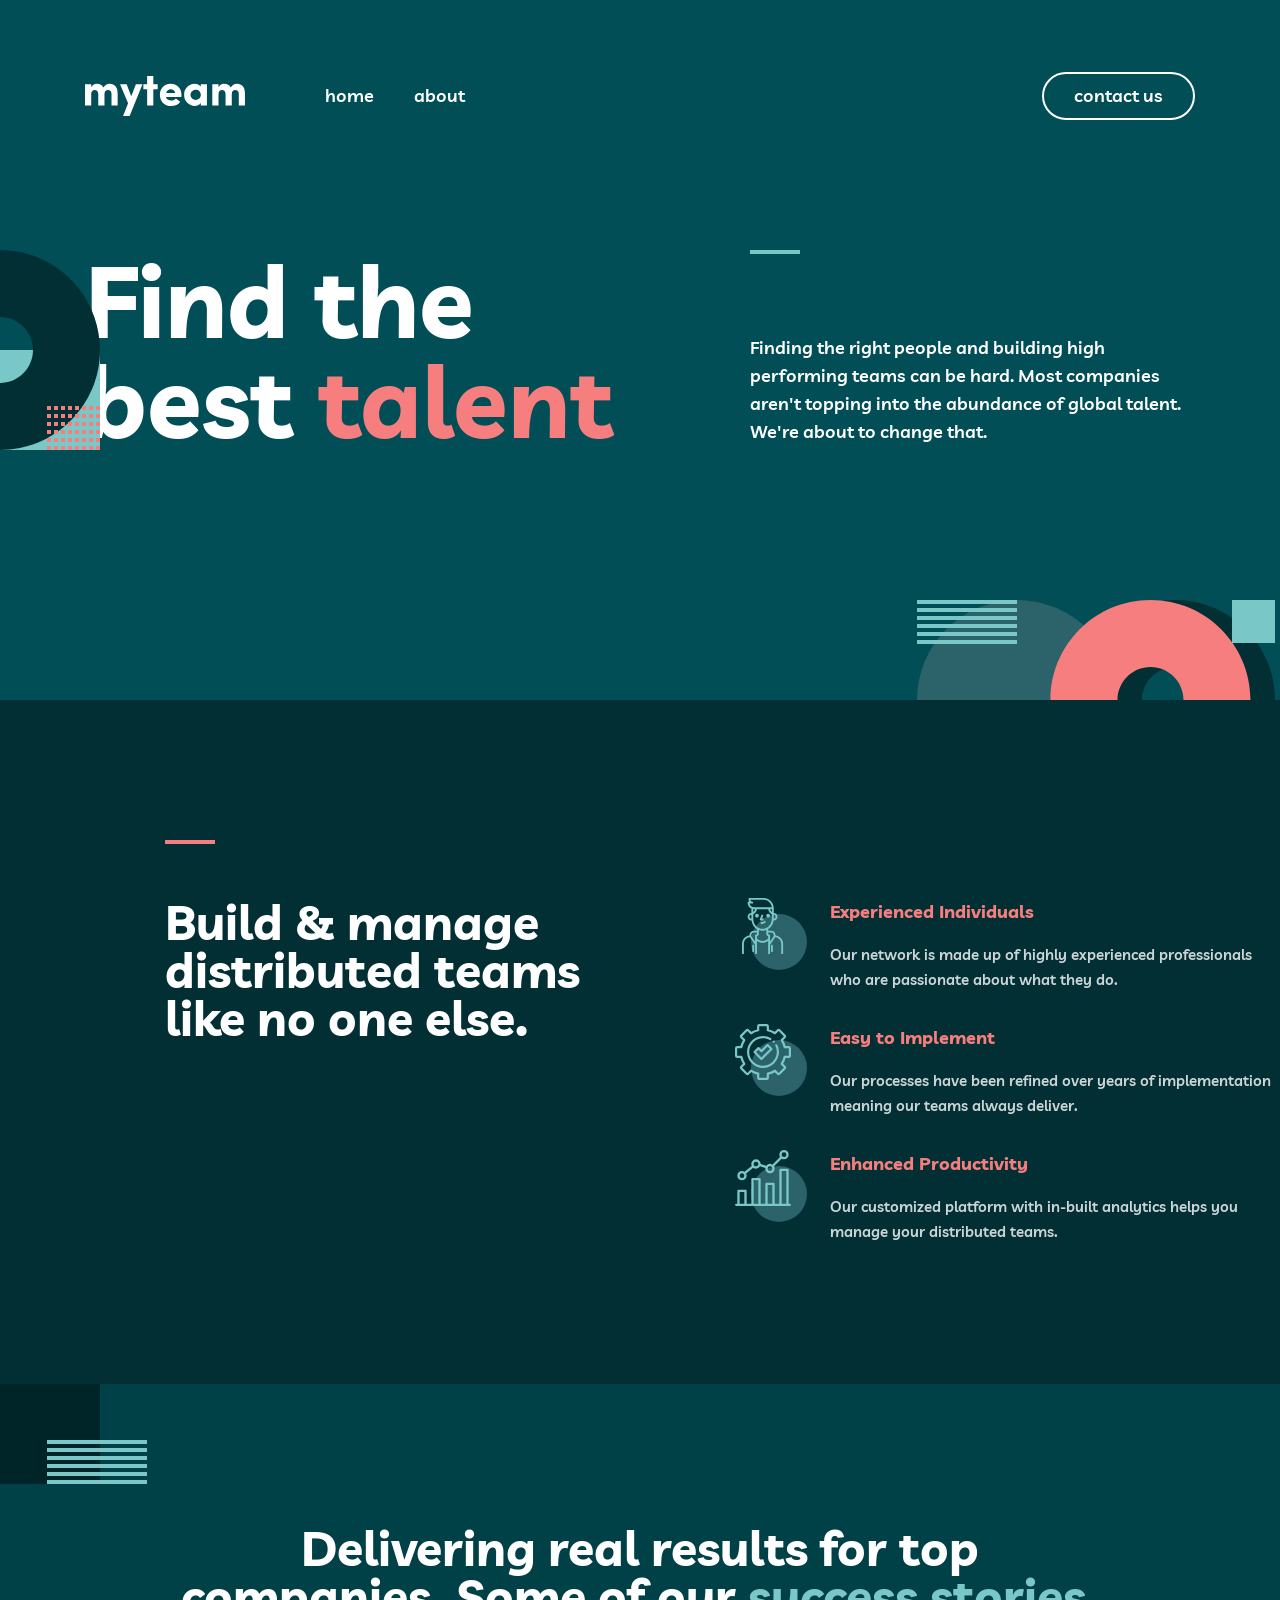
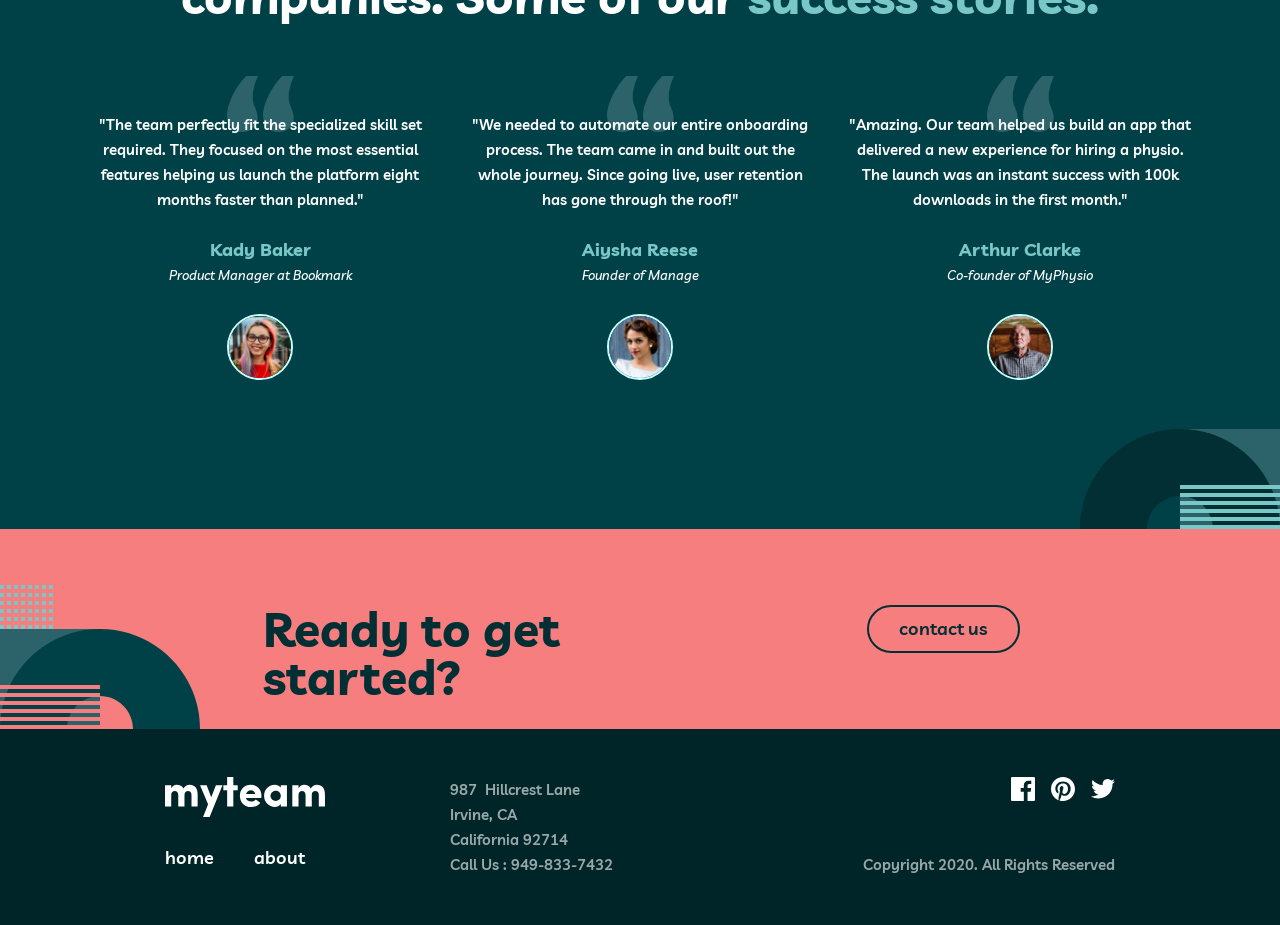
<file: index.html>
<!doctype html>
<html lang="en">

<head>
  <meta charset="UTF-8" />
  <meta name="viewport" content="width=device-width, initial-scale=1.0" />
  <title>myteam</title>
  <link rel="preconnect" href="https://fonts.googleapis.com" />
  <link rel="preconnect" href="https://fonts.gstatic.com" crossorigin />
  <link
    href="https://fonts.googleapis.com/css2?family=Livvic:ital,wght@0,100;0,200;0,300;0,400;0,500;0,600;0,700;0,900;1,100;1,200;1,300;1,400;1,500;1,600;1,700;1,900&display=swap"
    rel="stylesheet" />
  <link rel="stylesheet" href="css/style.css">
  <link rel="stylesheet" href="css/globalnav.css">
  <link rel="stylesheet" href="css/globalsection.css">
  <link rel="stylesheet" href="css/globalfooter.css">
  <link rel="stylesheet" href="css/menu.css">
  <script src="js/main.js" defer></script>
</head>

<body>
  <div class="overlay" id="overlay"></div>
  <div class="menu" id="menu">
    <img id="icon-nav" src="assets/icons/bg-pattern-about-1-mobile-nav-1.svg"
      alt="../assets/icons/bg-pattern-contact-2.svg">
    <img class="close" src="assets/icons/icon-close.svg" alt="close">
    <ul class="navigation-list">
      <li>
        <a href="index.html">home</a>
      </li>
      <li>
        <a href="pages/about.html">about</a>
      </li>
    </ul>
    <button type="button" class="button-top">contact us</button>
  </div>
  <div class="container">
    <header class="header">

      <nav class="nav-bar-header">
        <a href="index.html" class="logo"><img src="assets/icons/logo.svg" alt="myteam"></a>

        <ul class="navigation-list">
          <li>
            <a href="index.html">home</a>
          </li>
          <li>
            <a href="pages/about.html">about</a>
          </li>
        </ul>

        <button type="button" class="button-top">contact us</button>
        <img class="open" src="assets/icons/icon-hamburger.svg" alt="menu">
      </nav>

      <div class="header-find">
        <img id="icon-left" src="assets/icons/bg-pattern-home-1.svg" alt="assets/icons/bg-pattern-home-1.svg">
        <h1>Find the<br>best <span>talent</span></h1>
        <div>
          <hr class="hr1" />
          <p>Finding the right people and building high performing teams can be hard. Most companies aren't
            topping into the abundance of global talent. We're about to change that.</p>
        </div>
        <img id="icon-right" src="assets/icons/bg-pattern-home-2.svg" alt="assets/icons/bg-pattern-home-2.svg">
      </div>

    </header>

    <main>
      <section class="section-build">
        <img id="section-build-icon" src="assets/icons/bg-pattern-home-3.svg" alt="assets/icons/bg-pattern-home-3.svg">
        <div class="section-build-container">
          <hr class="hr2">
          <div class="section-build-parts">
            <h2>Build & manage distributed teams like no one else.</h2>
            <div class="articles-build">
              <article class="article">
                <div><img src="assets/icons/icon-person.svg" alt="assets/icons/icon-person.svg"></div>
                <div>
                  <h3>Experienced Individuals</h3>
                  <p>Our network is made up of highly experienced professionals who are passionate about what they
                    do.</p>
                </div>
              </article>

              <article class="article">
                <div><img src="assets/icons/icon-cog.svg" alt="assets/icons/icon-cog.svg"></div>
                <div>
                  <h3>Easy to Implement</h3>
                  <p>Our processes have been refined over years of implementation meaning our teams always deliver.
                  </p>
                </div>
              </article>

              <article class="article">
                <div><img src="assets/icons/icon-chart.svg" alt="assets/icons/icon-chart.svg"></div>
                <div>
                  <h3>Enhanced Productivity</h3>
                  <p>Our customized platform with in-built analytics helps you manage your distributed teams.</p>
                </div>
              </article>
            </div>
          </div>
        </div>
      </section>

      <section class="section-delivering">
        <img class="section-delivering-icon-top" src="assets/icons/bg-pattern-home-4-about-3.svg"
          alt="assets/icons/bg-pattern-home-4-about-3.svg">
        <img class="section-delivering-icon-bottom" src="assets/icons/bg-pattern-home-5.svg"
          alt="assets/icons/bg-pattern-home-5.svg">
        <div class="section-delivering-div">
          <h2>Delivering real results for top companies. Some of our <span><br class="success-stories">success
              stories.</span></h2>
          <div class="articles-delivering">
            <article>
              <img class="quotes-icon" src="assets/icons/icon-quotes.svg" alt="assets/icons/icon-quotes.svg">
              <blockquote class="body2">"The team perfectly fit the specialized skill set required. They focused on the
                <br class="success-stories">most
                essential features helping us launch the platform eight months faster than planned."
              </blockquote>
              <p class="name body1">Kady Baker</p>
              <p class="founders">Product Manager at Bookmark</p>
              <img class="people" src="assets/images/avatar-kady.jpg" alt="assets/images/avatar-kady.jpg">
            </article>

            <article>
              <img class="quotes-icon" src="assets/icons/icon-quotes.svg" alt="assets/icons/icon-quotes.svg">
              <blockquote class="body2">"We needed to automate our entire onboarding process. The team came in and built
                out
                the whole journey. Since going live, user retention has gone through the roof!"
              </blockquote>
              <p class="name body1">Aiysha Reese</p>
              <p class="founders">Founder of Manage</p>
              <img class="people" src="assets/images/avatar-aiysha.jpg" alt=assets/images/avatar-aiysha.jpg"> </article>
                <article>
              <img class="quotes-icon" src="assets/icons/icon-quotes.svg" alt="assets/icons/icon-quotes.svg">
              <blockquote class="body2">"Amazing. Our team helped us build an app that
                delivered a new experience for hiring a physio.
                The launch was an instant success with 100k downloads in the first month."
              </blockquote>
              <p class="name body1">Arthur Clarke</p>
              <p class="founders">Co-founder of MyPhysio</p>
              <img class="people" src="assets/images/avatar-arthur.jpg" alt="assets/images/avatar-arthur.jpg">
            </article>
          </div>
        </div>
      </section>

      <section class="section-ready">
        <img src="assets/icons/bg-pattern-home-6-about-5.svg" alt="assets/icons/bg-pattern-home-6-about-5.svg">
        <div>
          <h2>Ready to get started?</h2>
          <button type="button" class="button-bottom">contact us</button>
        </div>
      </section>
    </main>

    <footer class="footer">
      <div class="footer-left">
        <nav class="nav-bar-footer">
          <a href="index.html" class="footer-logo"><img src="assets/icons/logo.svg" alt="myteam" /></a>

          <ul class="navigation-list">
            <li>
              <a href="index.html">home</a>
            </li>
            <li>
              <a href="pages/about.html">about</a>
            </li>
          </ul>
        </nav>


        <address>
          <p>987&nbsp;&nbsp;Hillcrest Lane<br> Irvine, CA<br> California 92714<br> Call Us : 949-833-7432</p>
        </address>

      </div>

      <div class="footer-right">
        <ul class="social-list">
          <li>
            <a href=""><img src="assets/icons/icon-facebook.svg" alt="facebook" /></a>
          </li>
          <li>
            <a href=""><img src="assets/icons/icon-pinterest.svg" alt="pinterest" /></a>
          </li>
          <li>
            <a href=""><img src="assets/icons/icon-twitter.svg" alt="twitter" /></a>
          </li>
        </ul>

        <p>Copyright 2020. All Rights Reserved</p>
      </div>
    </footer>
  </div>
</body>

</html>
</file>
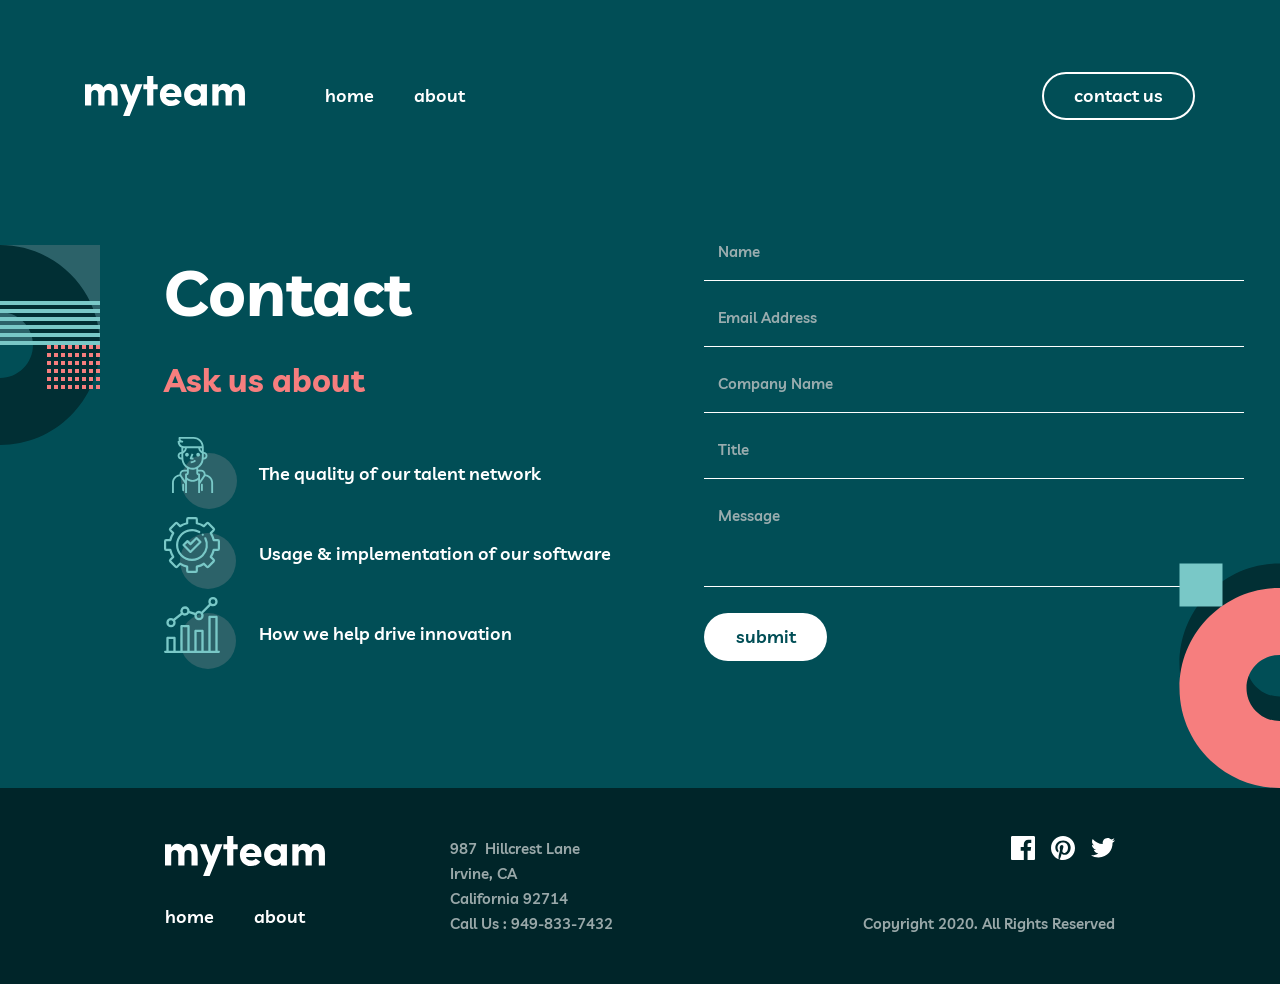
<file: pages/contact.html>
<!DOCTYPE html>
<html lang="en">

<head>
    <meta charset="UTF-8">
    <meta name="viewport" content="width=device-width, initial-scale=1.0">
    <title>Contact</title>
    <link rel="preconnect" href="https://fonts.googleapis.com">
    <link rel="preconnect" href="https://fonts.gstatic.com" crossorigin>
    <link
        href="https://fonts.googleapis.com/css2?family=Livvic:ital,wght@0,100;0,200;0,300;0,400;0,500;0,600;0,700;0,900;1,100;1,200;1,300;1,400;1,500;1,600;1,700;1,900&display=swap"
        rel="stylesheet">
    <link rel="stylesheet" href="../css/contact.css">
    <link rel="stylesheet" href="../css/globalnav.css">
    <link rel="stylesheet" href="../css/globalfooter.css">
    <link rel="stylesheet" href="../css/menu.css">
    <script src="../js/main.js" defer></script>
</head>

<body>
    <div class="overlay" id="overlay"></div>
    <div class="menu" id="menu">
            <img id="icon-nav" src="../assets/icons/bg-pattern-about-1-mobile-nav-1.svg" alt="../assets/icons/bg-pattern-contact-2.svg">
            <img class="close" src="../assets/icons/icon-close.svg" alt="close">
            <ul class="navigation-list">
            <li>
                <a href="../index.html">home</a>
            </li>
            <li>
                <a href="about.html">about</a>
            </li>
        </ul>
        <button type="button" class="button-top">contact us</button>
    </div>
    <header class="header">

        <nav class="nav-bar-header">
            <a href="../index.html" class="logo"><img src="../assets/icons/logo.svg" alt="myteam"></a>

            <ul class="navigation-list">
                <li>
                    <a href="../index.html">home</a>
                </li>
                <li>
                    <a href="about.html">about</a>
                </li>
            </ul>

            <button type="button" class="button-top">contact us</button>
            <img class="open" src="../assets/icons/icon-hamburger.svg" alt="menu">
        </nav>

    </header>
    <main>
        <section class="contact-section">

            <img id="icon-left" src="../assets/icons/bg-pattern-about-2-contact-1.svg"
                alt="../assets/icons/bg-pattern-about-2-contact-1.svg">
            <img id="icon-right" src="../assets/icons/bg-pattern-contact-2.svg"
                alt="../assets/icons/bg-pattern-contact-2.svg">

            <!-- Left side -->
            <div class="left-side">
                <h1>Contact</h1>

                <h2>Ask us about</h2>

                <div class="about-us">

                    <div>
                        <img id="icon-person" src="../assets/icons/icon-person.svg" alt="../assets/icons/icon-person.svg">
                        <p>
                            The quality of our talent network
                        </p>
                    </div>

                    <div>
                        <img class="icons-contact" src="../assets/icons/icon-cog.svg" alt="../assets/icons/icon-cog.svg">
                        <p>
                            Usage & implementation of our software
                        </p>
                    </div>

                    <div>
                        <img class="icons-contact" src="../assets/icons/icon-chart.svg" alt="../assets/icons/icon-chart.svg">
                        <p>
                            How we help drive innovation
                        </p>
                    </div>
                </div>
            </div>

            <!-- Right side -->
            <div class="right-side">
                <div>
                <input type="text" id="name" name="name" placeholder="Name">
                <span class="error">This field is required</span>
                </div>
                <div>
                <input type="text" id="email" name="email" placeholder="Email Address">
                <span class="error">This field is required</span>
                </div>
                <div>
                <input type="text" id="company" name="company" placeholder="Company Name">
                <span class="error">This field is required</span>                    
                </div>
                <div>
                <input type="text" id="title" name="title" placeholder="Title">
                <span class="error">This field is required</span>
                </div>
                <div>
                <textarea id="message" name="message" placeholder="Message"></textarea>
                <span class="error">This field is required</span>
                </div>
                <button id="submit" type="submit">submit</button>
            </div>
            </section>
    </main>
    <footer class="footer">
        <div class="footer-left">
            <nav class="nav-bar-footer">
                <a href="../index.html" class="footer-logo"><img src="../assets/icons/logo.svg" alt="myteam" /></a>

                <ul class="navigation-list">
                    <li>
                        <a href="../index.html">home</a>
                    </li>
                    <li>
                        <a href="about.html">about</a>
                    </li>
                </ul>
            </nav>


            <address>
                <p>987&nbsp;&nbsp;Hillcrest Lane<br> Irvine, CA<br> California 92714<br> Call Us : 949-833-7432</p>
            </address>

        </div>

        <div class="footer-right">
            <ul class="social-list">
                <li>
                    <a href=""><img src="../assets/icons/icon-facebook.svg" alt="facebook" /></a>
                </li>
                <li>
                    <a href=""><img src="../assets/icons/icon-pinterest.svg" alt="pinterest" /></a>
                </li>
                <li>
                    <a href=""><img src="../assets/icons/icon-twitter.svg" alt="twitter" /></a>
                </li>
            </ul>

            <p>Copyright 2020. All Rights Reserved</p>
        </div>
    </footer>
</body>

</html>
</file>
<file: css/style.css>
/* reset.css */
*,
::before,
::after {
  box-sizing: border-box;
  margin: 0;
  padding: 0;
}

.header {
  background-color: #014e56;
  height: 700px;
}

html,
body {
  height: 100%;
}

body {
  max-width: 1440px;
  line-height: 1.5;
  font-family:
    Livvic system-ui,
    -apple-system,
    Segoe UI,
    Roboto,
    sans-serif;
  -webkit-font-smoothing: antialiased;
  text-rendering: optimizeLegibility;
}

.container {
  overflow: hidden;
}

.active {
  transform: translateX(200);
}

img,
picture,
video,
canvas,
svg {
  display: block;
  max-width: 100%;
}

input,
button,
textarea,
select {
  color: inherit;
}

button {
  background: none;
  border: none;
  padding: 0;
}

p,
h1,
h2,
h3,
h4,
h5,
h6 {
  overflow-wrap: break-word;
}

:focus-visible {
  outline: 2px solid var(--color-accent, #ff7a59);
  outline-offset: 2px;
}

#root,
#next {
  isolation: isolate;
}

/* primary colors */
root {
  --mgreen: #014e56;
  --lcolar: #f67e7e;
  --white: #ffffff;
}

/* secondary colors */
root {
  --rblue: #79c8c7;
  --pblue: #2c6269;
  --djgreen: #004047;
  --ssgreen: #012f34;
  --dgreen: #002529;
}

h1,
.biggerfont,
.smallerfont,
h2,
h3,
h4,
h5,
h6 {
  font-family: "Livvic", sans-serif;
  font-weight: bold;
}

h1 {
  color: #fff;
}

.biggerfont {
  font-size: 100px;
  line-height: 100px;
}

.smallerfont {
  font-size: 64px;
  line-height: 64px;
}

h2 {
  font-size: 48px;
  line-height: 48px;
}

h3 {
  font-size: 18px;
  line-height: 18px;
}

body {
  font-family: "Livvic", sans-serif;
}

.body1 {
  font-size: 18px;
  line-height: 28px;
  font-weight: 600;
}

.body2 {
  font-size: 15px;
  line-height: 25px;
  font-weight: 600;
}

/* header dalis */

.header-find {
  width: 1110px;
  height: 200px;
  margin: 60px auto;
  display: flex;
  gap: 30px;
}

.header-find h1 {
  width: 635px;
  height: 200px;
  margin: 0;
  font-family: "Livvic", sans-serif;
  font-size: 100px;
  font-weight: bold;
  line-height: 100px;
  color: #ffffff;
}

.header-find h1 span {
  color: #f67e7e;
}

.header-find div {
  width: 445px;
  height: 195px;
}

.hr1 {
  width: 50px;
  height: 4px;
  margin: 0 0 80px;
  border: none;
  background-color: #79c8c7;
}

.header-find p {
  width: 445px;
  height: 112px;
  font-family: "Livvic", sans-serif;
  font-size: 18px;
  font-weight: 600;
  line-height: 28px;
  color: #ffffff;
}

#icon-left {
  position: absolute;
  left: -100px;
  top: 250px;
}

#icon-right {
  position: absolute;
  left: 917px;
  top: 600px;
}

/* Section-build*/

.section-build {
  background-color: #012f34;
  width: 1440px;
  height: 684px;
  color: #ffffff;
  position: relative;
  overflow: hidden;
}

#section-build-icon {
  position: absolute;
  left: 1340px;
  top: 440px;
}

.section-build-container {
  max-width: 1110px;
  height: 404px;
  margin: 0 auto;
  padding-top: 140px;
}

.hr2 {
  width: 50px;
  height: 4px;
  margin: 0 0 54px;
  border: none;
  background-color: #f67e7e;
}

.section-build-parts {
  display: flex;
  justify-content: space-between;
}

.section-build-parts h2 {
  max-width: 445px;
  color: #ffffff;
  font-family: "Livvic", sans-serif;
  font-size: 48px;
  line-height: 48px;
  font-weight: bold;
}

.articles-build {
  width: 540px;
  height: 346px;
  display: flex;
  flex-direction: column;
  gap: 32px;
}

.article {
  display: flex;
  gap: 23px;
}

.article>div:first-child {
  width: 72px;
  height: 72px;
  flex-shrink: 0;
}

.article>div:first-child img {
  width: 72px;
  height: 72px;
}

.article h3 {
  margin: 0 0 16px;
  font-family: "Livvic", sans-serif;
  font-size: 18px;
  line-height: 28px;
  font-weight: bold;
  color: #f67e7e;
}

.article p {
  font-family: "Livvic", sans-serif;
  font-size: 15px;
  line-height: 25px;
  font-weight: 600;
  color: #ffffff;
  opacity: 0.8;
}

/* Section-delivering*/

.section-delivering {
  background-color: #004047;
  height: 745px;
  display: flex;
  justify-content: center;
  align-items: center;
  color: #ffffff;
  position: relative;
}

.section-delivering-icon-top {
  position: absolute;
  top: 0px;
  left: 0px;
}

.section-delivering-icon-bottom {
  position: absolute;
  bottom: 0px;
  right: 0px;
}

.articles-delivering {
  display: flex;
  justify-content: center;
  align-items: center;
  margin-top: 56px;
}

.section-delivering-div {
  display: flex;
  flex-direction: column;
  justify-content: center;
  align-items: center;
}

.section-delivering-div h2 {
  max-width: 932px;
  height: 96px;
  text-align: center;
}

.section-delivering-div h2 span {
  color: #79c8c7;
}

.articles-delivering article {
  margin: 0px 15px;
  display: flex;
  flex-direction: column;
  align-items: center;
  height: 313px;
}

.quotes-icon {
  width: 67px;
  height: 56px;
  margin-bottom: -20px;
}

.articles-delivering article blockquote {
  height: 100px;
  width: 350px;
  text-align: center;
  font-size: 15px;
  line-height: 25px;
  font-weight: 600;
  font-style: "Livvic";
}

.name {
  color: #79c8c7;
  margin-top: 24px;
  height: 28px;
  font-size: 18px;
  font-weight: 700;
}

.founders {
  font-style: italic;
  font-size: 13px;
  height: 18px;
  font-weight: 500;
  margin-top: 2px;
}

.people {
  margin-top: 30px;
  border: 2px solid #c4fffe;
  border-radius: 50%;
  width: 66px;
  height: 66px;
}

.success-stories {
  display: none;
}

/*Tablet*/
@media (max-width: 768px) {

  /* header dalis */
  .header-find {
    width: 683px;
    height: 240px;
    flex-direction: column;
    align-items: center;
    gap: 24px;
  }

  .header-find h1 {
    width: 683px;
    height: 112px;
    font-size: 64px;
    font-weight: bold;
    line-height: 56px;
    text-align: center;
    transform: translateX(3px) translateY(-25px);
  }

  .hr1 {
    display: none;
  }

  .header-find p {
    width: 457px;
    height: 84px;
    font-size: 15px;
    line-height: 28px;
    text-align: center;
    transform: translateX(-7px) translateY(-25px);
  }

  #icon-left {
    display: none;
  }

  #icon-right {
    position: absolute;
    left: 206px;
    top: 600px;
  }
}

/* Section-build*/
@media (max-width: 768px) {
  .section-build {
    width: 768px;
    height: 710px;
  }

  .section-build-container {
    width: 573px;
    height: 510px;
    margin: 100px 97.5px;
    padding-top: 0px;
  }

  .section-build-parts {
    flex-direction: column;
    gap: 60px;
    transform: translateY(-20px);
  }

  .section-build-parts h2 {
    max-width: 445px;
    font-size: 32px;
    line-height: 32px;
  }

  .articles-build {
    width: 573px;
    height: 94px;
  }

  #section-build-icon {
    position: absolute;
    left: 668px;
    top: 0px;
  }

  /* Section-delivering*/
  .section-delivering {
    height: 1199px;
    width: 768px;
    margin: 0;
    padding: 100px 98px 100px 97px;
  }

  .section-delivering-div {
    all: unset;
    height: 999px;
    width: 573px;
    margin: 0;
    padding: 0;
  }

  .section-delivering-div h2 {
    height: 96px;
    width: 573px;
    font-size: 32px;
    font-weight: 700;
    line-height: 32px;
    font-family: "Livvic", sans-serif;

  }

  .articles-delivering {
    flex-direction: column;
    gap: 48px;

  }

  .articles-delivering {
    transform: translateY(-7px);
  }

  .articles-delivering article {
    height: 253px;
    width: 573px;
  }

  .articles-delivering article blockquote {
    height: 75px;
    width: 573px;
    margin-bottom: 16px;
    text-align: center;
  }

  .people {
    margin-top: 16px;
  }

  .name,
  .founders {
    margin: 0;
  }

  .success-stories {
    display: block;
  }
}

/* media queries mobile */
@media (max-width: 375px) {

  /* header dalis */
  .header {
    height: 567px;
  }

  .header-find {
    width: 327px;
    height: 210px;
    gap: 18px;
  }

  .header-find h1 {
    width: 327px;
    height: 80px;
    font-size: 40px;
    line-height: 40px;
    transform: translateX(0px) translateY(-27px);
  }

  .header-find p {
    width: 327px;
    height: 112px;
    font-size: 15px;
    line-height: 28px;
    text-align: center;
    transform: translateX(60px) translateY(-27px);
  }

  #icon-right {
    position: absolute;
    left: 9px;
    top: 467px;
  }

  /* Section-build*/
  .section-build {
    width: 375px;
    height: 1073px;
  }

  .section-build-container {
    margin: 65px 24px;
    padding-top: 0px;
  }

  .section-build-parts h2 {
    max-width: 240px;
    height: 160px;
    font-size: 32px;
    line-height: 32px;
    transform: translateY(-3px);
  }

  .article {
    display: flex;
    flex-direction: column;
    text-align: center;
    align-items: center;
    width: 327px;
    height: 199px;
    gap: 20px;
    transform: translateY(-10px);
  }

  .articles-build {
    width: 327px;
    height: 693px;
    gap: 48px;
  }

  .article img {
    transform: translateY(3px);
  }

  .article p {
    transform: translateY(-10px);
  }

  #section-build-icon {
    position: absolute;
    left: 275px;
    top: 0px;
  }

  /* Section-delivering*/
  .section-delivering {
    height: 1410px;
    width: 375px;
    margin: 0;
    padding: 140px 24px 164px;
  }

  .section-delivering-div {
    height: 1106px;
    width: 327px;
  }

  .section-delivering-div h2 {
    height: 128px;
    width: 327px;

  }

  .articles-delivering article {
    height: 278px;
    width: 327px;
  }

  .articles-delivering article blockquote {
    height: 136px;
    width: 327px;
  }

  .success-stories {
    display: none;
  }
}
</file>
<file: css/globalnav.css>
.nav-bar-header {
  height: 190px;
  max-width: 1110px;
  margin: 0px auto 0;
  padding-top: 2px;
  display: flex;
  align-items: center;
  background-color: #014E56;
}

.logo img{
    width: 159.95px;
    height: 40px;
    display: block;
}

.navigation-list {
    width: 140px;
    height: 28px;
    display: flex;
    gap: 40px;
    margin-left: 80px;
    list-style: none;
}

.navigation-list a {
    color: #ffffff;
    text-decoration: none;
    font-family: "Livvic", sans-serif;
    font-size: 18px;
    font-weight: 600;
    line-height: 28px;
}

a:hover {
    color: #f67e7e;
}

.button-top {
    width: 153px;
    height: 48px;
    margin-left: auto;
    border: 2px solid #ffffff;
    border-radius: 24px;
    background: transparent;
    color: #ffffff;
    font-family: "Livvic", sans-serif;
    font-size: 18px;
    font-weight: 600;
    line-height: 28px;
    cursor: pointer;
}

.button-top:hover {
    color: #014e56;
    background-color: #ffffff;
}
.open {
        display: none;
        cursor: pointer;
        transform: translate(8px, 7px);
}
/* media queries tablet */
@media (max-width: 768px) {
    .nav-bar-header {
        height: 190px;
        width: 703px;
        padding-bottom: 17px;
        transform: translateX(-7px);
    }

    .logo img{
        width: 128px;
        height: 32px;
        margin-left: 14px;
    }

    .navigation-list {
        margin-left: 48px;
    }

    .button-top {
        margin-left: auto;
    }
}
/* media queries mobile */
@media (max-width: 375px) {
    .open {
        display: block;
    }

    .nav-bar-header {
        justify-content: space-between;
        height: 128px;
        width: 327px;
        margin: 0px 24px;
    }

    .logo img {
        transform: translate(-7px, 8px);
    }

    .nav-bar-header .navigation-list {
        display: none;
    }

    nav .button-top {
        display: none;
    }
}
</file>
<file: css/globalsection.css>
.section-ready {
    display: flex;
    justify-content: center;
    align-items: center;
    height: 200px;
    background-color: #F67E7E;
    position: relative;
    overflow: hidden;
}
.section-ready img {
    position: absolute;
    bottom: 0px;
    left: 0px;
}
.section-ready div {
    color: #012f34;
    margin-left: 263px;
    margin-right: 260px;
    width: 917px;
    display: flex;
    justify-content: space-between;
}
.section-ready h2 {
    font-size: 48px;
    line-height: 48px;
    max-width: 504px;
    max-height: 48px;
}
.button-bottom {
    width: 153px;
    height: 48px;
    border: 2px solid #012f34;
    color: #012f34;
    border-radius: 24px;
    background: transparent;
    font-family: "Livvic";
    font-size: 18px;
    font-weight: 600;
    line-height: 28px;
    cursor: pointer;
}
.button-bottom:hover {
    color: #f67e7e;
    background-color: #012f34;
}
                                                            /*Tablet*/
@media (max-width: 768px) {
.section-ready h2 {
    font-size: 32px;
    line-height: 32px;
    max-width: 336px;
    margin-top: 9px;
}
.section-ready div {
    width: 573px;
    margin-left: 97px;
    margin-right: 98px;
}
.section-ready img {
    bottom: -22px;
}
}
                                                            /*Mobile*/
@media (max-width: 375px) {
.section-ready {
    height: 302px;
}
.section-ready div {
    flex-direction: column;
    justify-content: center;
    align-items: center;
    width: 327px;
    height: 136px;
    margin: 83px 24px;
    text-align: center;
    gap: 24px;
}
.section-ready h2 {
    margin: 0;
    max-width: 327px;
    max-height: none;
}
}
</file>
<file: css/globalfooter.css>
footer {
    height: 196px;
    background-color: #002529;
    display: flex;
    padding: 0px 165px;
    justify-content: center;
    align-items: center;
}
.footer-logo img{
    width: 159.95px;
    height: 40px;
    display: block;
}
.footer-left {
    display: flex;
    width: 730px;
    height: 100px;
}
.nav-bar-footer {
    display: flex;
    flex-direction: column;
    justify-content: space-between;
    margin-right: 125px;
}
footer .navigation-list {
    margin: 0px;
    margin-bottom: 5px;
}
address {
    display: flex;
    margin: 0px;
    font-style: normal;
}

footer p {
    color: #99a8a9;
    font-size: 15px;
    line-height: 25px;
    font-weight: 600;
    font-family: 'Livvic', sans-serif;
}
.footer-right {
    display: flex;
    flex-direction: column;
    justify-content: space-between;
    align-items: end;
    width: 380px;
    height: 100px;

}
.social-list {
    display: flex;
    align-items: center;
    list-style: none;
    gap: 16px;
}
.social-list img:hover{
    filter: brightness(0) saturate(100%) invert(68%) sepia(85%) saturate(1955%) hue-rotate(313deg) brightness(111%) contrast(93%);
}


                                                            /*Tablet*/
@media (max-width: 768px) {
footer {
    height: 271px;
    padding-left: 39px;
    padding-right: 40px;
    padding-top: 56px;
    padding-bottom: 56px;
    flex-direction: column;
}
.nav-bar-footer {
    height: 102px;
    width: 107px;
    align-items: space-between;
}
.footer-left {
    justify-content: space-between;
    width: 689px;
    height: 102px;
}
address {
    text-align: right;
    width: 280px;
    height: 100px;
    justify-content: end;
}
.footer-right {
    flex-direction: row;
    justify-content: space-between;
    width: 689px;
    height: 25px;
    margin-top: 32px;
}
.footer-logo img{
    width: 95.97px;
    height: 24px;
}
.nav-bar-footer {
    height: 102px;
    width: 107px;
}
.nav-bar-footer .navigation-list {
    height: 25px;
    margin-top: 53px;
}
.nav-bar-footer .navigation-list li a {
    width: 41px;
    height: 25px;
    line-height: 25px;
    font-size: 15px;
}
.nav-bar-footer .navigation-list {
    gap: 24px;
}
                                                            /*Mobile*/
@media (max-width: 375px) {
footer {
    height: 432px;
    padding: 66px 20px 64px 20px;
}
.footer-left {
    height: 197px;
    width: 327px;
    margin-bottom: 40px;
    flex-direction: column;
    justify-content: center;
    align-items: center;
    gap: 24px;
}
.nav-bar-footer {
    justify-content: center;
    align-items: center;
    margin: 0;
    width: 107px;
    height: 73px;
    gap: 24px;
}
.nav-bar-footer .navigation-list {
    margin: 0;
    width: 107px;
    height: 25px;
}
.footer-right {
    height: 65px;
    width: 255px;
    flex-direction: column;
    align-items: center;
    margin: 0;
}
address {
    justify-content: center;
    align-items: center;
    width: 327px;
    height: 100px;
    text-align: center;
}
}
</file>
<file: css/menu.css>
.overlay {
  position: fixed;
  top: 0;
  left: 0;
  width: 375px;
  height: 100vh;
  background-color: rgba(0, 0, 0, 0.5);
  z-index: 999;
  opacity: 0;
  pointer-events: none;
  transition: opacity 0.3s ease;
}
 .menu {
    width: 255px;
    height: 100vh;
    background-color: #2C6269;
    position: fixed;
    top: 0;
    right: 0;
    z-index: 1000;
    transform: translateX(100%);
    transition: transform 0.3s ease;
}
.active {
    transform: translateX(0);
    opacity: 1;
}
.close {
    cursor: pointer;
    position: absolute;
    right: 0;
    margin-top: 56.37px;
    margin-right: 25.87px;
}
.menu .navigation-list {
    margin-top: 112px;
    flex-direction: column;
    gap: 24px;
    height: 80px;
}
.menu .button-top {
    margin-top: 36px;
    margin-right: 48px;
    margin-left: 48px;
    width: 159px;
}
#icon-nav {
    position: absolute;
    right: -100px;
    bottom: 0px;
}
</file>
<file: css/contact.css>
* {
    padding: 0;
    margin: 0;
    box-sizing: border-box;
}

html,
body {
    height: 100%;
    max-width: 1440px;
}
header {
    background-color: #014E56;
}

main {
    background-color: #014E56;
    padding: 55px 164px 0;
    position: relative;
    overflow: hidden;
    height: 598px;
}

#icon-left {
    position: absolute;
    left: -100px;
}

#icon-right {
    position: absolute;
    right: -100px;
    bottom: 0;
}

h1 {
    color: #FFFFFF;
    font-family: 'Livvic', sans-serif;
    font-weight: bold;
    font-size: 64px;
    line-height: 64px;
    height: 115px;
    width: 350px;
    padding-top: 15px;
}

h2 {
    color: #F67E7E;
    font-family: 'Livvic', sans-serif;
    font-weight: bold;
    margin-bottom: 32px;
    font-size: 32px;
    height: 48px;
}

.about-us div {
    display: flex;
    height: 72px;
    width: 540px;
    margin-bottom: 8px;
}

.about-us div p {
    height: 48px;
    width: 445px;
    padding-top: 20px;
    line-height: 28px;
    letter-spacing: 0;
    font-size: 18px;
    margin-left: 23px;
}

#icon-person {
    transform: translate(1px, -3px);
}
.icons-contact {
    transform: translateY(-3px);
}
.about-us p {
    display: flex;
    align-items: center;
    color: #FFFFFF;
    font-family: 'Livvic', sans-serif;
    font-size: 18px;
    line-height: 28px;
    font-weight: 600;
}

.contact-section {
    display: flex;
    justify-content: space-between;
    height: 544px;
}

.left-side {
    max-width: 540px;
    height: 434px;
}

.right-side {
    max-width: 540px;
    max-height: 600px;
    display: flex;
    flex-direction: column;
    gap: 24px;
    margin-top: -6px;
}

input,
textarea {
    box-sizing: border-box;
    padding-bottom: 16px;
    padding-left: 14px;
    color: #FFFFFF;
    border: none;
    border-bottom: 1px solid white;
    background: none;
    width: 540px;
    height: 42px;
    font-family: 'Livvic', sans-serif;
    font-size: 15px;
    line-height: 25px;
    font-weight: 600;
}

textarea {
    height: 84px;
    resize: none;
}

input:focus,
textarea:focus {
    outline: none;
    border-color: #79C8C7;
}

input::placeholder,
textarea::placeholder {
    color: #99acae;
}

.error {
    height: 3px;
    width: 111px;
    display: none;
    color: #F67E7E;
    margin-top: 10px;
    font-family: "Livvic";
    font-size: 10px;
    font-weight: 600;
    font-style: italic;
    padding-left: 14px;
}

.error-active {
    border-color: #F67E7E;
}

.error-active::placeholder {
    color: #a07173;
}

#submit {
    margin-top: -2px;
    width: 123px;
    height: 48px;
    background-color: #FFFFFF;
    color: #014E56;
    border-radius: 50px;
    border: none;
    cursor: pointer;
    font-size: 18px;
    line-height: 28px;
    font-weight: 600;
    font-family: 'Livvic', sans-serif;
}
                                                            /*Tablet*/
@media (max-width: 768px) {
header {
    height: 216px;
}
main {
    height: 988px;
    padding: 0;
}
.contact-section {
    margin-left: 113px;
    margin-right: 126px;
    flex-direction: column;
}
#icon-right {
    position: absolute;
    right: -100px;
    bottom: -3px;
}
.left-side {
    margin-left: 14px;
    padding-top: 8px;
    width: 515px;
    height: 384px;
    display: flex;
    flex-direction: column;
    align-items: center;
}
.about-us {
    width: 515px;
    height: 232px;
}
.right-side {
    padding-top: 8px;
    margin-top: 64px;
    width: 542px;
    height: 440px;
    padding-left: 2px;
    height: auto;
}
#icon-person {
    margin-left: 7px;
    transform: translate(0px, 0px);
}
.icons-contact {
    transform: translateY(0px);
}
h1 {
    width: 248px;
    height: 56px;
    padding: 0;
    line-height: 56px;
    font-weight: 700;
    font-size: 64px;
    margin-left: 2px;
}
h2 {
    margin-bottom: 24px;
    margin-top: 24px;
    width: 200px;
    height: 48px;
    font-size: 32px;
    font-weight: 700;
    line-height: 48px;
}
.about-us p {
    width: 420px;
    height: 28px;
    margin-top: 3px;
    margin-left: 3px;
    line-height: 28px;
    font-weight: 700;
    font-size: 18px;
}
.about-us div:first-child{
    transform: translateX(-7px);
}
#submit {
    transform: translate(-2px, -2px);
}
.social-list {
    transform: translateY(4px);
}
}
                                                            /*Mobile*/
@media (max-width: 375px) {
.social-list {
    transform: translateY(0px);
}
header {
    height: 128px;
    width: 375px;
}
main {
    height: 1004px;
    padding: 32px 24px 88px 24px;
}
.contact-section {
    width: 327px;
    padding: 0;
    height: 884px;
    flex-direction: column;
    margin: 0;
    gap: 56px;
}
#icon-left {
    display: none;
}
#icon-right {
    bottom: -112px;
}
.left-side {
    width: 327px;
    height: 408px;
    margin: 0;
}
h1 {
    text-align: center;
    width: 327px;
    height: 40px;
    padding: 0;
    line-height: 40px;
    font-weight: 700;
    font-size: 40px;
    transform: translateY(-8px);
}
h2 {
    text-align: center;
    margin-bottom: 40px;
    margin-top: 16px;
    width: 200px;
    height: 48px;
    font-size: 32px;
    font-weight: 700;
    line-height: 48px;
    transform: translateY(-8px);
}
.about-us div:first-child {
    transform: translate(-8px, -7px);
}
.about-us div:nth-child(2) {
    transform: translateY(8px);
}
.about-us div:nth-child(3) {
    transform: translateY(24px);
}
#icon-person {
    margin-left: 8px;
}
.about-us {
    width: 327px;
    height: 264px;
}
.about-us div {
    width: 327px;
    height: 72px;
}
.about-us p {
    width: 232px;
    height: 56px;
}
.right-side {
    width: 327px;
    height: 420px;
    margin: 0;
    transform: translateY(-8px);
    height: auto;
}
.right-side div {
    width: 325px;
}
input, textarea {
    width: 325px;
}

}
</file>
